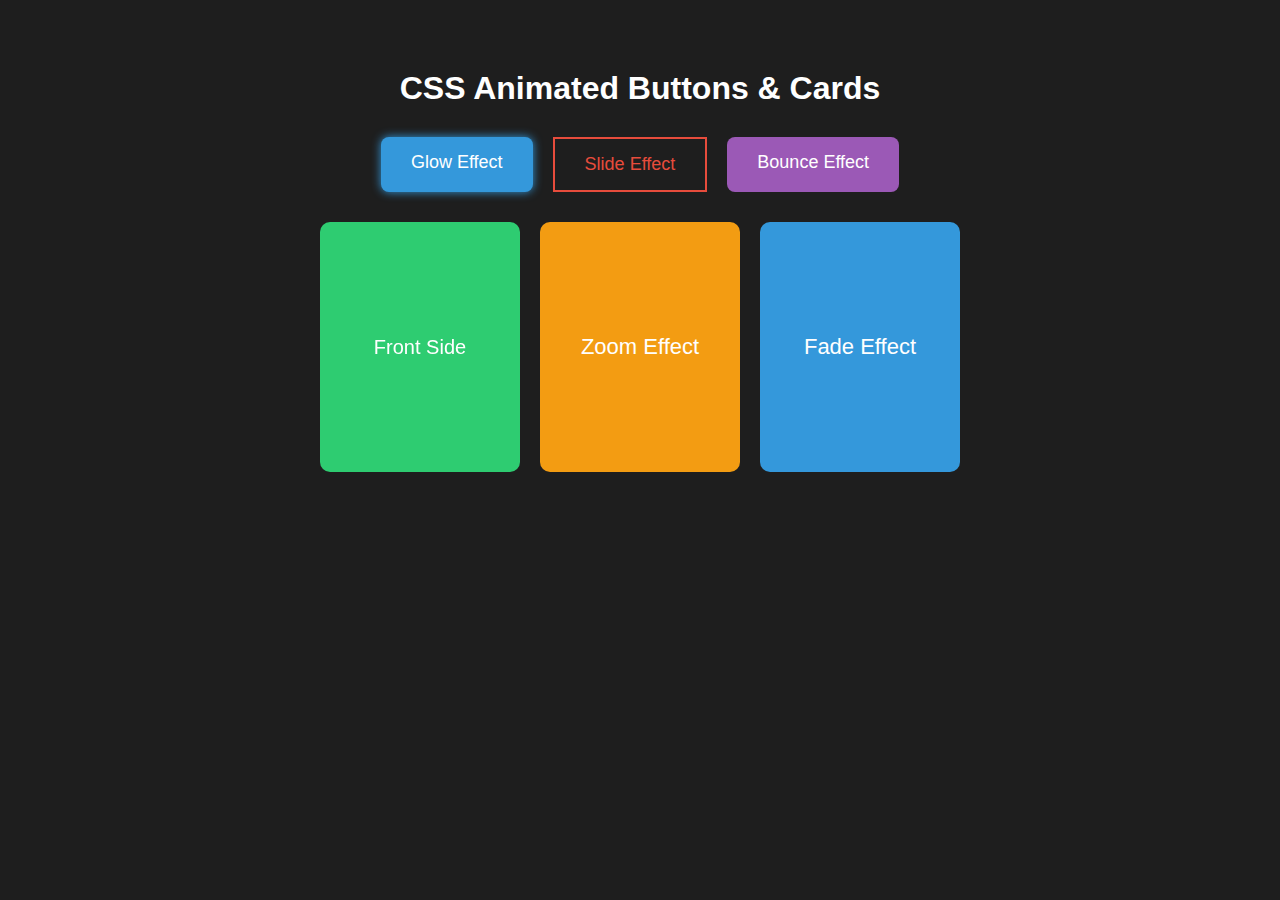
<file: Animated_Button_&_Card_Hover_Effects__CSS_Animations_&_Transitions/index.html>
<!DOCTYPE html>
<html lang="en">
  <head>
    <meta charset="UTF-8" />
    <meta name="viewport" content="width=device-width, initial-scale=1.0" />
    <title>
      Animated Button & Card Hover Effects (CSS Animations & Transitions)
    </title>

    <link rel="stylesheet" href="./styles.css" />
  </head>
  <body>
    <div class="container">
      <h1>CSS Animated Buttons & Cards</h1>

      <!-- Buttons Section -->
      <div class="button-container">
        <div class="glow-button">Glow Effect</div>
        <div class="slide-button"><span>Slide Effect</span></div>
        <div class="bounce-button">Bounce Effect</div>
      </div>

      <!-- Cards Section -->
      <div class="card-container">
        <div class="flip-card">
          <div class="flip-card-inner">
            <div class="flip-card-front">Front Side</div>
            <div class="flip-card-back">Back Side</div>
          </div>
        </div>

        <div class="zoom-card">Zoom Effect</div>

        <div class="fade-card">Fade Effect</div>
      </div>
    </div>
  </body>
</html>
</file>
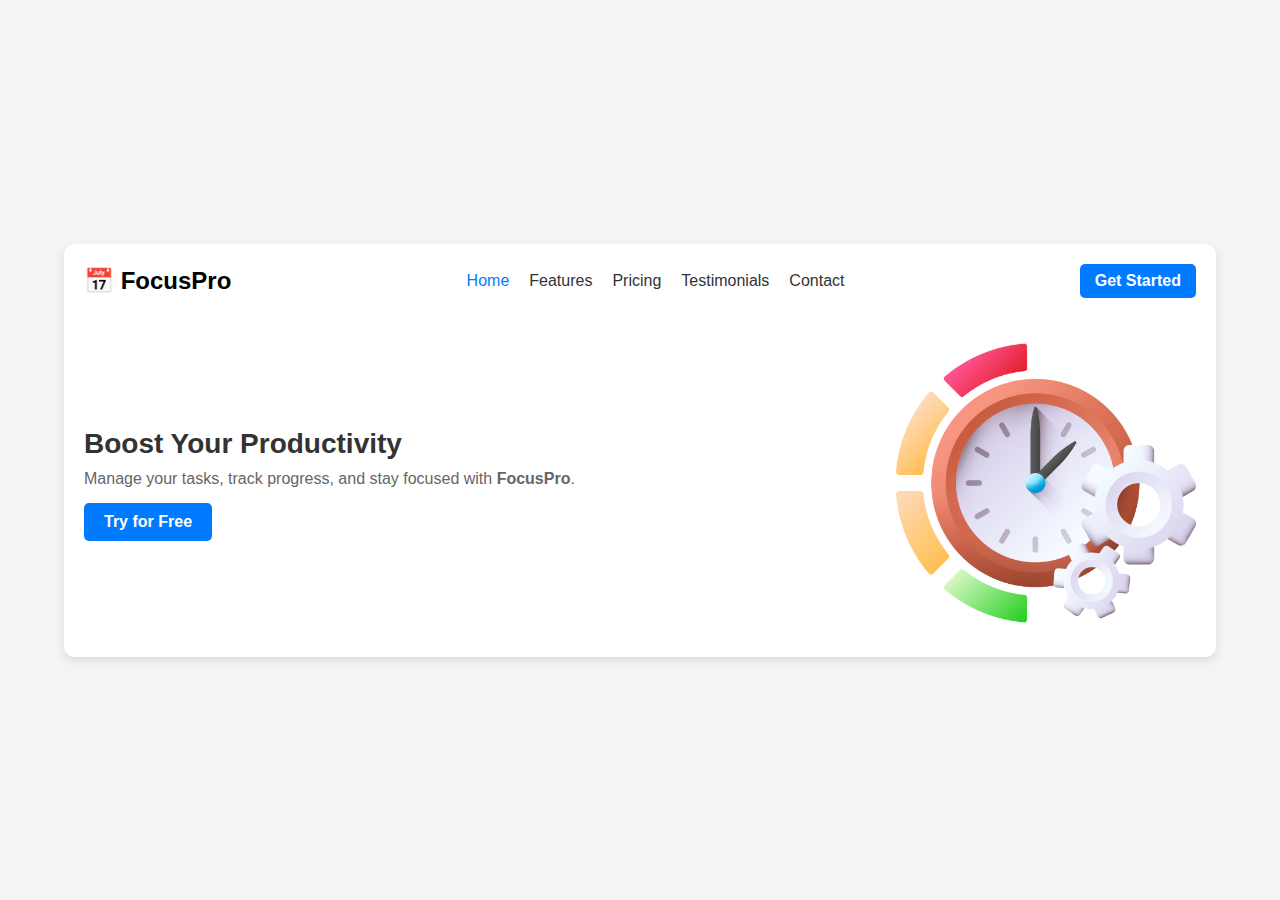
<file: Business_Landing_Page_Header/index.html>
<!DOCTYPE html>
<html lang="en">
<head>
    <meta charset="UTF-8">
    <meta name="viewport" content="width=device-width, initial-scale=1.0">
    <title>Business Landing Page Header</title>

    <link rel="stylesheet" href="./styles.css">
</head>
<body>
    <header>
        <nav class="navbar">
            <div class="logo">📅 FocusPro</div>
            <ul class="nav-links">
                <li><a href="#" class="active">Home</a></li>
                <li><a href="#">Features</a></li>
                <li><a href="#">Pricing</a></li>
                <li><a href="#">Testimonials</a></li>
                <li><a href="#">Contact</a></li>
            </ul>
            <a href="#" class="cta-button">Get Started</a>
        </nav>

        <section class="hero">
            <div class="hero-content">
                <h1>Boost Your Productivity</h1>
                <p>Manage your tasks, track progress, and stay focused with <strong>FocusPro</strong>.</p>
                <a href="" class="download-button">Try for Free</a>
            </div>
            <div class="hero-image">
                <img src="./time-management.png" alt="FocusPro App">
            </div>
        </section>
    </header>
</body>
</html>
</file>
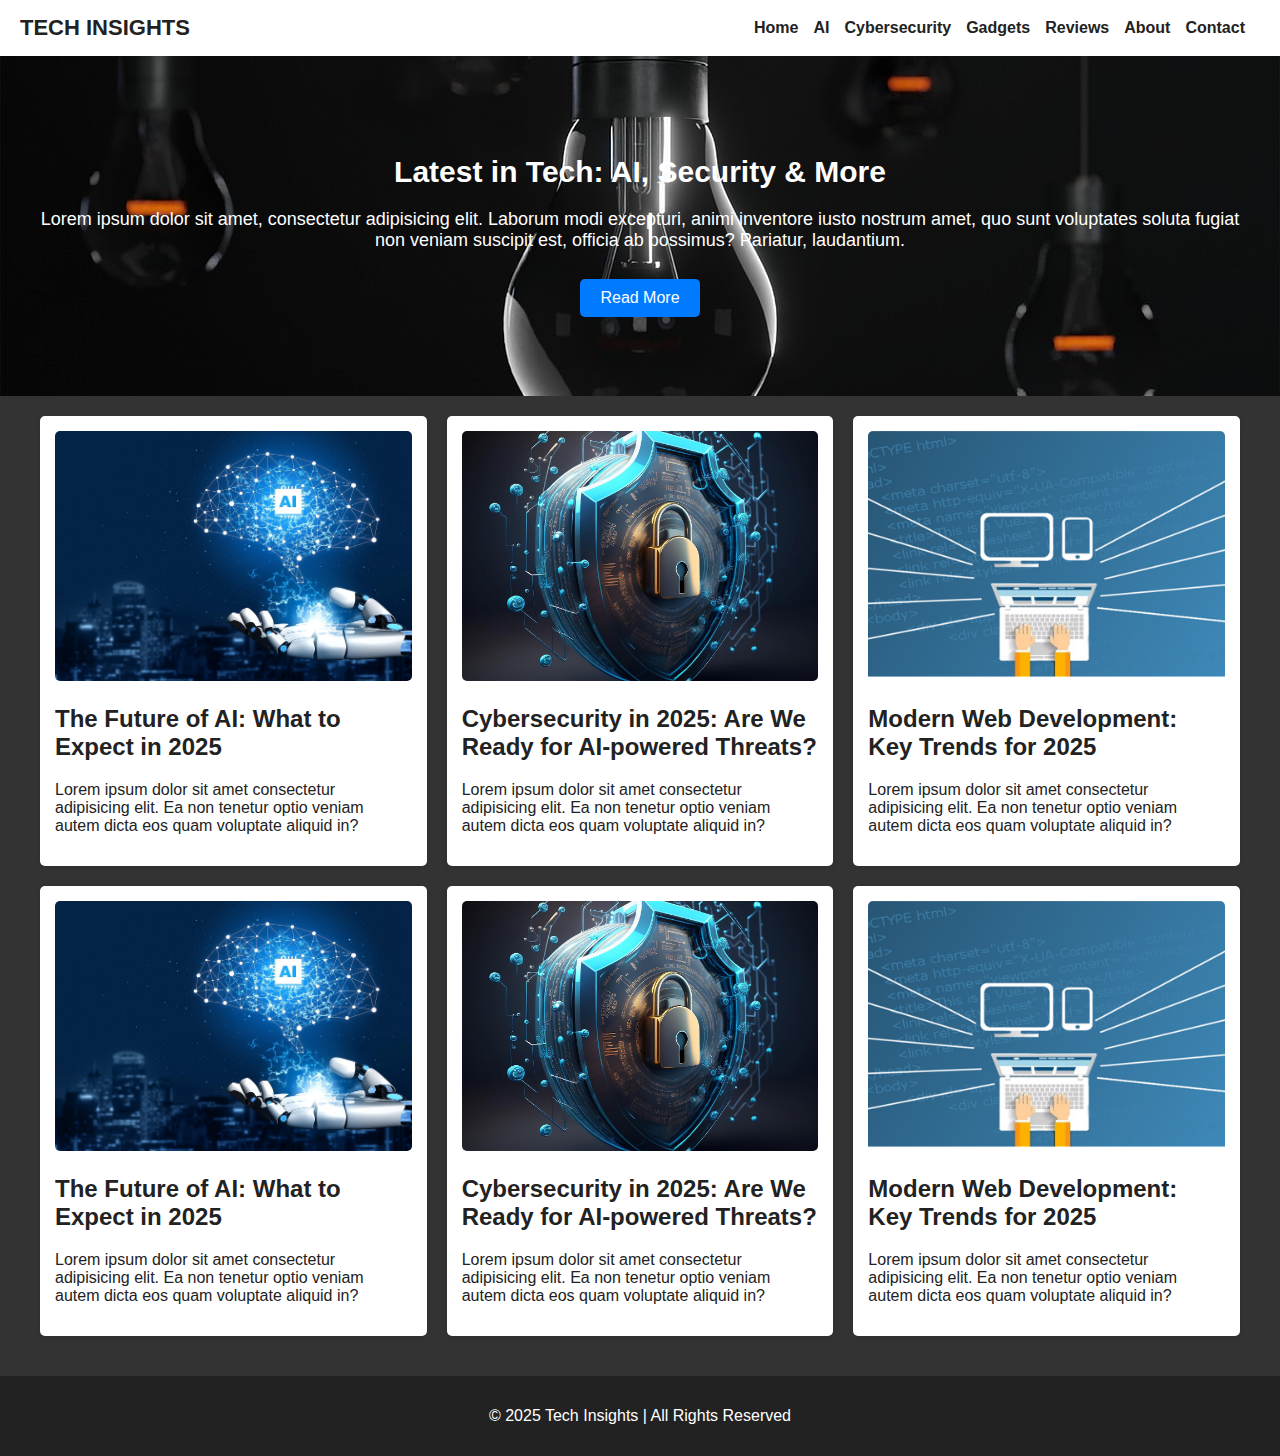
<file: Fully_Responsive_Blog_Website/index.html>
<!DOCTYPE html>
<html lang="en">
<head>
    <meta charset="UTF-8">
    <meta name="viewport" content="width=device-width, initial-scale=1.0">
    <title>Tech Blog | Innovate & Explore</title>

    <link rel="stylesheet" href="./css/styles.css">
</head>
<body>
    <header>
        <div class="logo">TECH INSIGHTS</div>
        <nav>
            <ul>
                <li><a href="#">Home</a></li>
                <li><a href="#">AI</a></li>
                <li><a href="#">Cybersecurity</a></li>
                <li><a href="#">Gadgets</a></li>
                <li><a href="#">Reviews</a></li>
                <li><a href="#">About</a></li>
                <li><a href="#">Contact</a></li>
            </ul>
        </nav>
    </header>

    <section class="hero">
        <div class="hero-content">
            <h1>Latest in Tech: AI, Security & More</h1>
            <p>Lorem ipsum dolor sit amet, consectetur adipisicing elit. Laborum modi excepturi, animi inventore iusto nostrum amet, quo sunt voluptates soluta fugiat non veniam suscipit est, officia ab possimus? Pariatur, laudantium.</p>
            <a href="#" class="btn">Read More</a>
            <!-- <a href="#" class="btn">Read More</a> -->
        </div>
    </section>

    <main>
        <section class="blog-posts">
            <article>
                <img src="./images/Artificial Intelligence.jpg" alt="AI Trends">
                <h2><a href="#">The Future of AI: What to Expect in 2025</a></h2>
                <p>Lorem ipsum dolor sit amet consectetur adipisicing elit. Ea non tenetur optio veniam autem dicta eos quam voluptate aliquid in?</p>
            </article>

            
            <article>
                <img src="./images/Cyber Security.jpg" alt="AI Trends">
                <h2><a href="#">Cybersecurity in 2025: Are We Ready for AI-powered Threats?</a></h2>
                <p>Lorem ipsum dolor sit amet consectetur adipisicing elit. Ea non tenetur optio veniam autem dicta eos quam voluptate aliquid in?</p>
            </article>

            <article>
                <img src="./images/Web Development.png" alt="AI Trends">
                <h2><a href="#">Modern Web Development: Key Trends for 2025</a></h2>
                <p>Lorem ipsum dolor sit amet consectetur adipisicing elit. Ea non tenetur optio veniam autem dicta eos quam voluptate aliquid in?</p>
            </article>

            
            <article>
                <img src="./images/Artificial Intelligence.jpg" alt="AI Trends">
                <h2><a href="#">The Future of AI: What to Expect in 2025</a></h2>
                <p>Lorem ipsum dolor sit amet consectetur adipisicing elit. Ea non tenetur optio veniam autem dicta eos quam voluptate aliquid in?</p>
            </article>

            
            <article>
                <img src="./images/Cyber Security.jpg" alt="AI Trends">
                <h2><a href="#">Cybersecurity in 2025: Are We Ready for AI-powered Threats?</a></h2>
                <p>Lorem ipsum dolor sit amet consectetur adipisicing elit. Ea non tenetur optio veniam autem dicta eos quam voluptate aliquid in?</p>
            </article>

            <article>
                <img src="./images/Web Development.png" alt="AI Trends">
                <h2><a href="#">Modern Web Development: Key Trends for 2025</a></h2>
                <p>Lorem ipsum dolor sit amet consectetur adipisicing elit. Ea non tenetur optio veniam autem dicta eos quam voluptate aliquid in?</p>
            </article>


        </section>
    </main>

    <footer>
        <p>&copy; 2025 Tech Insights | All Rights Reserved</p>
    </footer>

</body>
</html>
</file>
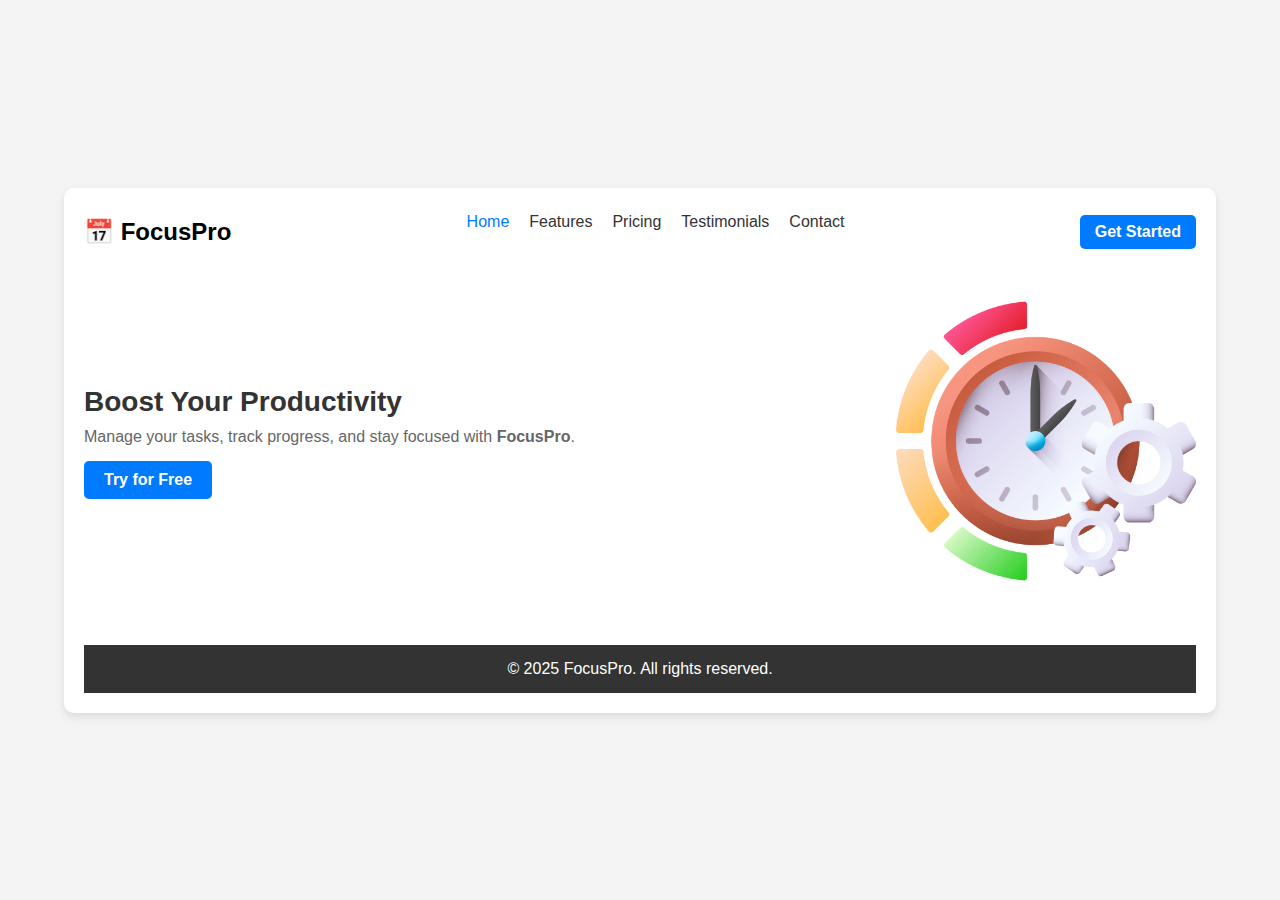
<file: Responsive_Pricing_Table/index.html>
<!DOCTYPE html>
<html lang="en">
<head>
    <meta charset="UTF-8">
    <meta name="viewport" content="width=device-width, initial-scale=1.0">
    <title>Business Landing Page Header</title>

    <link rel="stylesheet" href="./styles.css">
</head>
<body>
    <header>
        <nav class="navbar">
            <div class="logo">📅 FocusPro</div>
            <ul class="nav-links">
                <li><a href="./index.html" class="active">Home</a></li>
                <li><a href="#">Features</a></li>
                <li><a href="./pricing.html">Pricing</a></li>
                <li><a href="#">Testimonials</a></li>
                <li><a href="#">Contact</a></li>
            </ul>
            <a href="#" class="cta-button">Get Started</a>
        </nav>

        <section class="hero">
            <div class="hero-content">
                <h1>Boost Your Productivity</h1>
                <p>Manage your tasks, track progress, and stay focused with <strong>FocusPro</strong>.</p>
                <a href="" class="download-button">Try for Free</a>
            </div>
            <div class="hero-image">
                <img src="./time-management.png" alt="FocusPro App">
            </div>
        </section>

        <!-- Footer -->
        <footer>
            <p>&copy; 2025 FocusPro. All rights reserved.</p>
          </footer>
    </header>
</body>
</html>
</file>
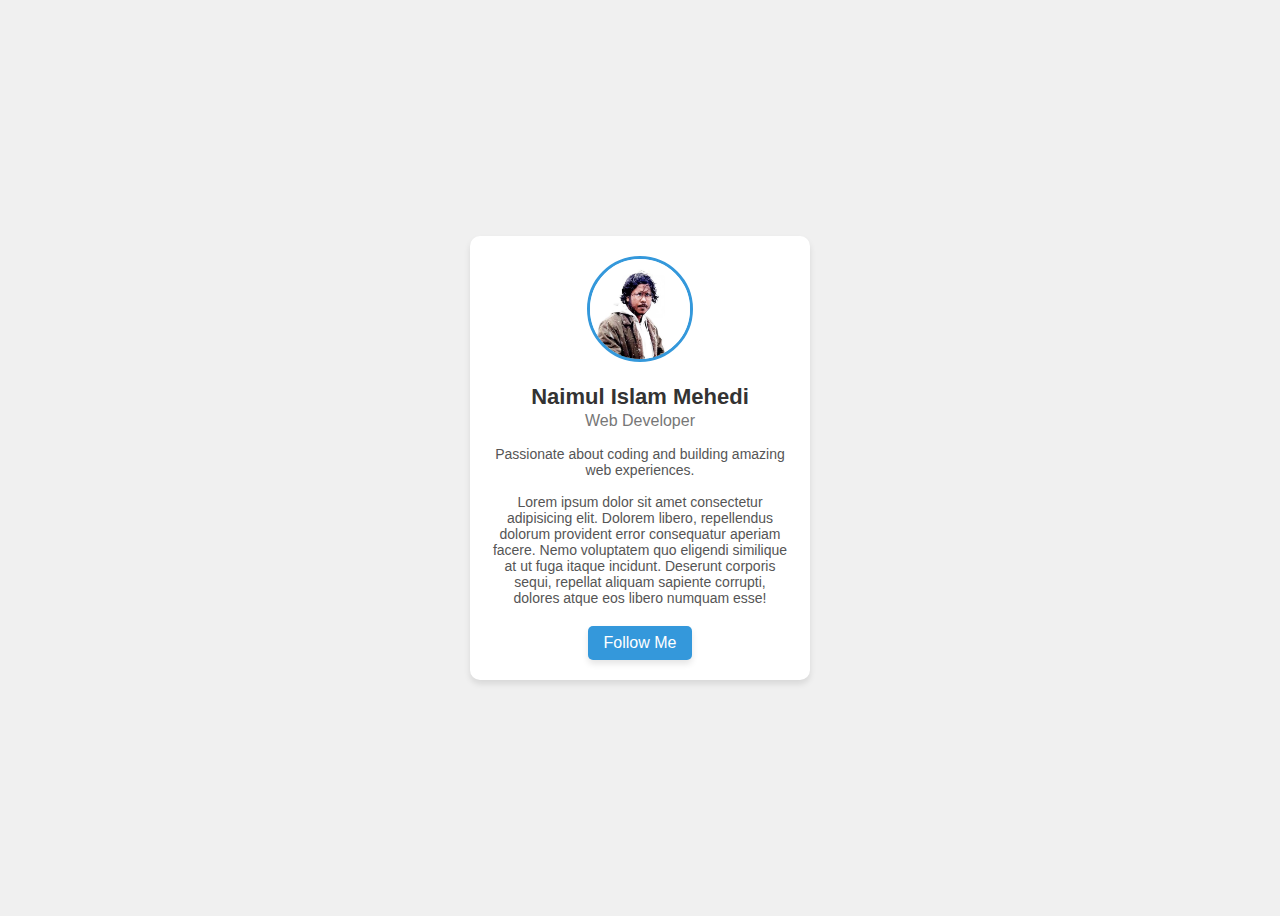
<file: Simple_Personal_Profile_Card_CSS_Basics_&_Selectors/index.html>
<!DOCTYPE html>
<html lang="en">
<head>
    <meta charset="UTF-8">
    <meta name="viewport" content="width=device-width, initial-scale=1.0"> 
    <title>Simple Personal Profile Card (CSS Basics & Selectors)</title>

    <link rel="stylesheet" href="./styles.css">
</head>
<body>
    <div class="profile-card">
        <img src="./profile_pic.jpg" alt="Profile Picture" id="profile-pic">
        <h2 class="profile-name">Naimul Islam Mehedi</h2>
        <p class="profile-title">Web Developer</p>
        <p class="profile-desc">Passionate about coding and building amazing web experiences. <br> <br> Lorem ipsum dolor sit amet consectetur adipisicing elit. Dolorem libero, repellendus dolorum provident error consequatur aperiam facere. Nemo voluptatem quo eligendi similique at ut fuga itaque incidunt. Deserunt corporis sequi, repellat aliquam sapiente corrupti, dolores atque eos libero numquam esse!</p>
        <a href="https://github.com/MehediAndInterface" class="profile-button">Follow Me</a>
    </div>
</body>
</html>
</file>
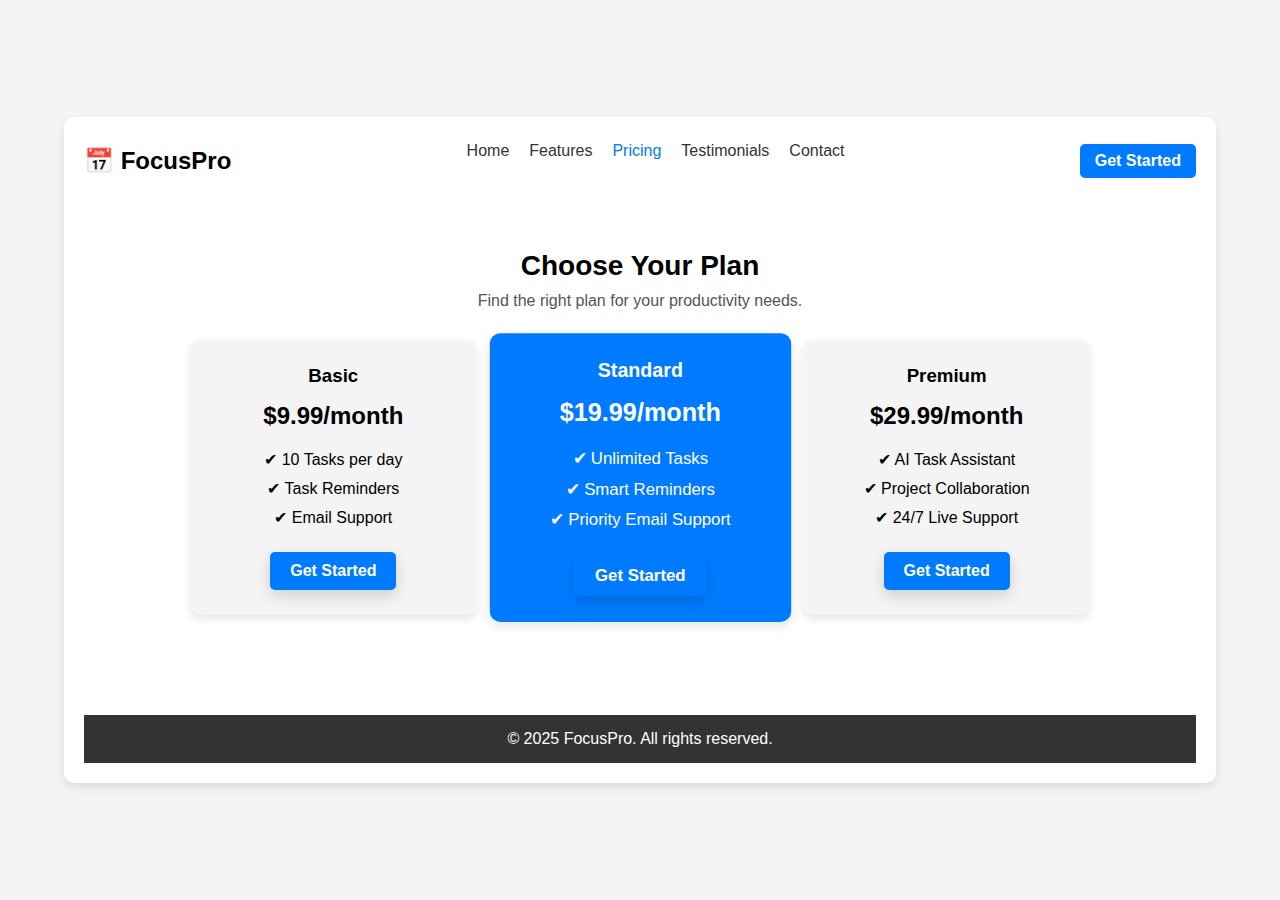
<file: Responsive_Pricing_Table/pricing.html>
<!DOCTYPE html>
<html lang="en">
<head>
    <meta charset="UTF-8">
    <meta name="viewport" content="width=device-width, initial-scale=1.0">
    <title>FocusPro - Pricing</title>

    <link rel="stylesheet" href="./styles.css">

</head>
<body>
    <header>
        <nav class="navbar">
            <div class="logo">📅 FocusPro</div>
            <ul class="nav-links">
                <li><a href="./index.html">Home</a></li>
                <li><a href="#">Features</a></li>
                <li><a href="./pricing.html" class="active">Pricing</a></li>
                <li><a href="#">Testimonials</a></li>
                <li><a href="#">Contact</a></li>
            </ul>
            <a href="#" class="cta-button">Get Started</a>
        </nav>

        <!-- PRICING SECTION -->
         <div class="pricing-section">
            <h2>Choose Your Plan</h2>
            <p class="subtitle">Find the right plan for your productivity needs.</p>
            <div class="pricing-container">
                
                <div class="pricing-card">
                    <h3>Basic</h3>
                    <p class="price">$9.99/month</p>
                    <ul>
                        <li>✔ 10 Tasks per day</li>
                        <li>✔ Task Reminders</li>
                        <li>✔ Email Support</li>
                    </ul>
                    <a href="#" class="btn">Get Started</a>
                </div>
    
                <!-- Standard Plan -->
                <div class="pricing-card highlight">
                    <h3>Standard</h3>
                    <p class="price">$19.99/month</p>
                    <ul>
                        <li>✔ Unlimited Tasks</li>
                        <li>✔ Smart Reminders</li>
                        <li>✔ Priority Email Support</li>
                    </ul>
                    <a href="#" class="btn">Get Started</a>
                </div>
    
                <!-- Premium Plan -->
                <div class="pricing-card">
                    <h3>Premium</h3>
                    <p class="price">$29.99/month</p>
                    <ul>
                        <li>✔ AI Task Assistant</li>
                        <li>✔ Project Collaboration</li>
                        <li>✔ 24/7 Live Support</li>
                    </ul>
                    <a href="#" class="btn">Get Started</a>
                </div>

            </div>
         </div>

         <!-- Footer -->
          <footer>
            <p>&copy; 2025 FocusPro. All rights reserved.</p>
          </footer>
    </header>
</body>
</html>
</file>
<file: Animated_Button_&_Card_Hover_Effects__CSS_Animations_&_Transitions/styles.css>
body {
    font-family: Arial, Helvetica, sans-serif;
    background: #1e1e1e;
    color: white;
    text-align: center;
    margin: 0;
    padding: 0;
}

h1 {
    margin-top: 50px;
}

/* Container */
.container {
    max-width: 800px;
    margin: auto;
    padding: 20px;
}

.button-container {
    margin: 30px 0;
    display: flex;
    justify-content: center;
    gap: 20px;
}

/* Glow Button */
.glow-button {
    background-color: #3498db;
    color: white;
    border: none;
    padding: 15px 30px;
    font-size: 18px;
    cursor: pointer;
    border-radius: 8px;
    transition: 9.3s ease-in-out;
    box-shadow: 0 0 10px #3498db;
}

.glow-button:hover {
    box-shadow: 0 0 20px #3498db, 0 0 40px #3498db;
    transform: scale(1.1);
}

.slide-button {
    background: none;
    border: 2px solid #e74c3c;
    color: #e74c3c;
    font-size: 18px;
    padding: 15px 30px;
    cursor: pointer;
    position: relative;
    overflow: hidden;
    transition: 0.4s;
}

.slide-button span {
    position: relative;
    z-index: 2;
}

.slide-button::before {
    content: "";
    position: absolute;
    top: 0;
    left: -100%;
    width: 100%;
    height: 100%;
    background: #e74c3c;
    transition: 0.4c;
}

.slide-button:hover::before {
    left: 0;
}

.slide-button:hover {
    color: white;
}

/* Bounce Button */
.bounce-button {
    background: #9b59b6;
    color: white;
    padding: 15px 30px;
    font-size: 18px;
    border: none;
    cursor: pointer;
    border-radius: 8px;
    animation: bounce 2s infinite;
}

@keyframes bounce {
    0%, 100% {
        transform: translateY(0);
    }

    50% {
        transform: translateY(-10px);
    }
}

/* Card Section */
.card-container {
    display: flex;
    justify-content: center;
    gap: 20px;
    margin-top: 30px;
}

.flip-card {
    width: 200px;
    height: 250px;
    perspective: 1000px;
}

.flip-card-inner {
    width: 100%;
    height: 100%;
    transform-style: preserve-3d;
    transition: transform 0.6s;
}

.flip-card:hover .flip-card-inner {
    transform: rotateY(180deg);
}

.flip-card-front, .flip-card-back {
    width: 100%;
    height: 100%;
    position: absolute;
    backface-visibility: hidden;
    display: flex;
    align-items: center;
    justify-content: center;
    background: #2ecc71;
    color: white;
    font-size: 20px;
    border-radius: 10px;
    cursor: pointer;
}

.flip-card-back {
    background: #e74c3c;
    transform: rotateY(180deg);
}

/* Zoom Card */
.zoom-card {
    width: 200px;
    height: 250px;
    background: #f39c12;
    display: flex;
    align-items: center;
    justify-content: center;
    font-size: 22px;
    color: white;
    transition: transform 0.3s ease-in-out;
    border-radius: 10px;
}

.zoom-card:hover {
    transform: scale(1.2);
    cursor: pointer;
}

/* Fade Card */
.fade-card {
    width: 200px;
    height: 250px;
    background: #3498db;
    display: flex;
    align-items: center;
    justify-content: center;
    font-size: 22px;
    color: white;
    transition: opacity 0.3s ease-in-out;
    border-radius: 10px;
}

.fade-card:hover {
    opacity: 0.5;
    cursor: pointer;
}
</file>
<file: Fully_Responsive_Blog_Website/css/styles.css>
/* General Styles */
/* body {
    font-family: Arial, sans-serif;
    margin: 0;
    padding: 0;
    background-color: #f4f4f4;
    color: #333;
} */

body {
    font-family: Arial, Helvetica, sans-serif;
    margin: 0;
    padding: 0;
    background-color: #333;
    color: #f4f4f4;
}

/* header {
    background: #fff;
    padding: 15px 20px;
    display: flex;
    justify-content: space-between;
    align-items: center;
    box-shadow: 0px 2px 5px rgba(0,0,0,0.1);
} */

header {
    background: #fff;
    display: flex;
    justify-content: space-between;
    align-items: center;
    box-shadow: 0px 2px 5px rgba(0, 0, 0, 0.1);
    /* color: red; */
    padding: 15px 20px;
}

.logo {
    font-size: 22px;
    font-weight: bold;
    color: #222;
}

header > nav > ul {
    list-style: none;
    display: flex;
    margin: 0;
    padding: 0;
}

header > nav > ul > li {
    margin-right: 15px;
}

header > nav > ul > li > a {
    text-decoration: none;
    color: #222;
    font-weight: bold;
}

/* Hero Section */
.hero {
    background: url('../images/hero-background.jpg') no-repeat center center/cover;
    
    height: 300px;
    display: flex;
    align-items: center;
    justify-content: center;
    color: white;
    text-align: center;
    padding: 20px;

}

.hero h1 {
    font-size: 30px;
}

.hero p {
    font-size: 18px;
    max-width: 1200px;
}

.btn {
    background: #007bff;
    display: inline-block;
    color: white;
    padding: 10px 20px;
    text-decoration: none;
    margin-top: 10px;
    border-radius: 5px;
}

.blog-posts {
    display: grid;
    grid-template-columns: repeat(auto-fit, minmax(300px, 1fr));
    gap: 20px;
    padding: 20px;


    justify-content: center;
    align-items: start;
    max-width: 1200px;
    margin: 0 auto;
}

article {
    background: white;
    padding: 15px;
    border-radius: 5px;
    box-shadow: 0px 2px 5px rgba(0, 0, 0, 0.1);
}

article img {
    width: 100%;
    height: 250px;
    object-fit: cover;
    border-radius: 5px;
}

article h2 a {
    text-decoration: none;
    color: #222;
}

article p {
    /* text-decoration: none; */
    color: #222;
}

/* Footer */
footer {
    text-align: center;
    background: #222;
    color: white;
    padding: 15px;
    margin-top: 20px;
    box-shadow: 0px 2px 5px rgba(0, 0, 0, 0.1);
}
</file>
<file: Simple_Personal_Profile_Card_CSS_Basics_&_Selectors/styles.css>
body {
    font-family: Arial, Helvetica, sans-serif;
    display: flex;
    justify-content: center;
    align-items: center;
    height: 100vh;
    background-color: #f0f0f0;
}

.profile-card {
    width: 300px;
    background: white;
    padding: 20px;
    border-radius: 10px;
    box-shadow: 0px 4px 6px rgba(0, 0, 0, 0.1);
    text-align: center;
}

#profile-pic {
    width: 100px;
    height: 100px;
    border-radius: 50%;
    border: 3px solid #3498db;
}

.profile-name {
    font-size: 22px;
    color: #333;
    margin-bottom: 0px;
}

.profile-title {
    font-size: 16px;
    color: #777;
    margin-top: 2px;
}

.profile-desc {
    font-size: 14px;
    color: #555;
    margin: 10px 0;
}

.profile-button {
    display: inline-block;
    background: #3498db;
    color: white;
    padding: 8px 16px;
    border-radius: 5px;
    text-decoration: none;
    margin-top: 10px;
    box-shadow: 0px 4px 6px rgba(0, 0, 0, 0.1);
}

.profile-button:hover {
    background: #2980b9;
    transition: 0.5s ease;
}
</file>
<file: Business_Landing_Page_Header/styles.css>
/* Reset */
* {
    margin: 0;
    padding: 0;
    box-sizing: border-box;
    font-family: Arial, Helvetica, sans-serif;
}

/* General Body */
 body {
    background-color: #f4f4f4;
    display: flex;
    justify-content: center;
    align-items: center;
    height: 100vh;
}

/* Header */
header {
    background-color: white;
    width: 90%;
    max-width: 1200px;
    border-radius: 10px;
    padding: 20px;
    box-shadow: 0 4px 10px rgba(0, 0, 0, 0.1);
}

/* Navigation */
.navbar {
    display: flex;
    justify-content: space-between;
    align-items: center;
    padding-bottom: 15px;
}

.logo {
    font-size: 24px;
    font-weight: bold;
}

.nav-links {
    display: flex;
    list-style: none;
    gap: 20px;
}

.nav-links li a {
    text-decoration: none;
    color: #333;
    font-weight: 500;
}

.nav-links .active {
    color: #007bff;
}

.nav-links li a:hover {
    color: #007bff;
    transition: 0.5s ease;
}

/* Call to Action Button */
.cta-button {
    text-decoration: none;
    background-color: #007bff;
    color: white;
    padding: 8px 15px;
    border-radius: 5px;
    font-weight: bold;
}

/* Hero Section */
.hero {
    display: flex;
    justify-content: space-between;
    align-items: center;
    padding-top: 20px;
}

.hero-content h1 {
    font-size: 28px;
    color: #333;
}

.hero-content p {
    font-size: 16px;
    color: #666;
    margin-top: 10px;
}

.download-button {
    display: inline-block;
    margin-top: 15px;
    text-decoration: none;
    background-color: #007bff;
    color: white;
    padding: 10px 20px;
    border-radius: 5px;
    font-weight: bold;
}

/* Hero Image */
.hero-image img {
    width: 300px;
    border-radius: 10px;
}
</file>
<file: Responsive_Pricing_Table/styles.css>
/* Reset */
* {
    margin: 0;
    padding: 0;
    box-sizing: border-box;
    font-family: Arial, Helvetica, sans-serif;
}

/* General Body */
 body {
    background-color: #f4f4f4;
    display: flex;
    justify-content: center;
    align-items: center;
    height: 100vh;
}

/* Header */
header {
    background-color: white;
    width: 90%;
    max-width: 1200px;
    border-radius: 10px;
    padding: 20px;
    box-shadow: 0 4px 10px rgba(0, 0, 0, 0.1);
}

/* Navigation */
.navbar {
    display: flex;
    justify-content: space-between;
    align-items: center;
    padding-bottom: 15px;
}

.logo {
    font-size: 24px;
    font-weight: bold;
}

.nav-links {
    display: flex;
    list-style: none;
    gap: 20px;
}

.nav-links li a {
    text-decoration: none;
    color: #333;
    font-weight: 500;
}

.nav-links .active {
    color: #007bff;
}

.nav-links li a:hover {
    color: #007bff;
    transition: 0.5s ease;
}

/* Call to Action Button */
.cta-button {
    text-decoration: none;
    background-color: #007bff;
    color: white;
    padding: 8px 15px;
    border-radius: 5px;
    font-weight: bold;
}

/* Hero Section */
.hero {
    display: flex;
    justify-content: space-between;
    align-items: center;
    padding-top: 20px;
}

.hero-content h1 {
    font-size: 28px;
    color: #333;
}

.hero-content p {
    font-size: 16px;
    color: #666;
    margin-top: 10px;
}

.download-button {
    display: inline-block;
    margin-top: 15px;
    text-decoration: none;
    background-color: #007bff;
    color: white;
    padding: 10px 20px;
    border-radius: 5px;
    font-weight: bold;
}

/* Hero Image */
.hero-image img {
    width: 300px;
    border-radius: 10px;
}

/* PRICING SECTION */
.pricing-section {
    text-align: center;
    padding: 50px 0;
}

.pricing-section h2 {
    font-size: 28px;
    margin-bottom: 10px;
}

.subtitle {
    color: #555;
    margin-bottom: 30px;
}

/* Pricing Table Layout */
.pricing-container {
    display: grid;
    grid-template-columns: repeat(auto-fit, minmax(250px, 1fr));
    gap: 20px;
    max-width: 900px;
    margin: auto;
}

/* Pricing Cards */
.pricing-card {
    background: #f4f4f4;
    padding: 25px;
    border-radius: 10px;
    box-shadow: 0 4px 10px rgba(0, 0, 0, 0.1);
    text-align: center;
    transition: transform 0.3s ease, box-shadow 0.3s ease;
}

.pricing-card:hover {
    transform: scale(1.05);
    box-shadow: 0 6px 15px rgba(0, 0, 0, 0.15);
    cursor: pointer;
}

/* Highlighted Plan */
.highlight {
    background-color: #007bff;
    color: white;
    transform: scale(1.05);
}

.highlight:hover {
    transform: scale(1.08);
}

/* Pricing Text */
.price {
    font-size: 24px;
    font-weight: bold;
    margin: 15px 0;
}

/* Features List */
ul {
    list-style: none;
    padding: 0;
    margin-bottom: 20px;
}

ul li {
    font-size: 16px;
    padding: 5px 0;
}

.btn {
    display: inline-block;
    text-decoration: none;
    background: #007bff;
    color: white;
    padding: 10px 20px;
    border-radius: 5px;
    font-weight: bold;
    transition: background 0.3s ease;
    box-shadow: 0 6px 15px rgba(0, 0, 0, 0.15);
}

.btn:hover {
    background: #0056b3;
}

/* Footer */
footer {
    text-align: center;
    margin-top: 50px;
    background: #333;
    color: white;
    padding: 15px;
}
</file>
